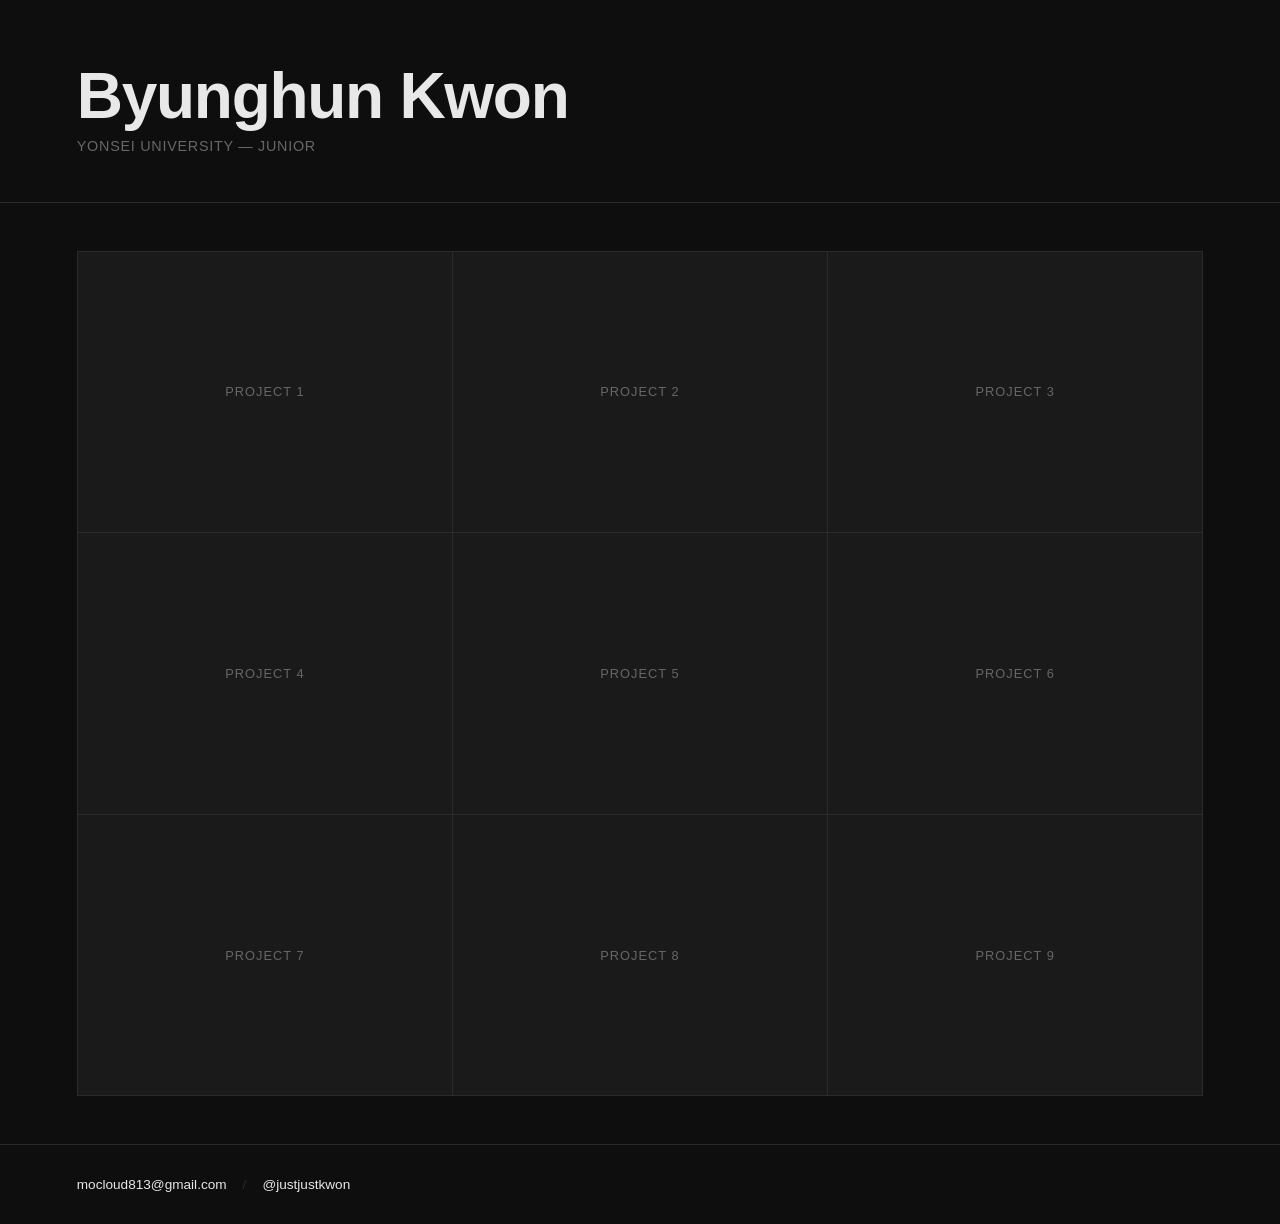
<file: index.html>
<!DOCTYPE html>
<html lang="en">
<head>
  <meta charset="UTF-8">
  <meta name="viewport" content="width=device-width, initial-scale=1.0">
  <title>Byunghun Kwon</title>
  <link rel="stylesheet" href="style.css">
</head>
<body>

  <header>
    <h1>Byunghun Kwon</h1>
    <p class="tagline">Yonsei University &mdash; Junior</p>
  </header>

  <main>
    <section class="grid">
      <div class="card">Project 1</div>
      <div class="card">Project 2</div>
      <div class="card">Project 3</div>
      <div class="card">Project 4</div>
      <div class="card">Project 5</div>
      <div class="card">Project 6</div>
      <div class="card">Project 7</div>
      <div class="card">Project 8</div>
      <div class="card">Project 9</div>
    </section>
  </main>

  <footer>
    <a href="mailto:mocloud813@gmail.com">mocloud813@gmail.com</a>
    <span class="divider">/</span>
    <a href="https://instagram.com/justjustkwon" target="_blank" rel="noopener">@justjustkwon</a>
  </footer>

</body>
</html>
</file>
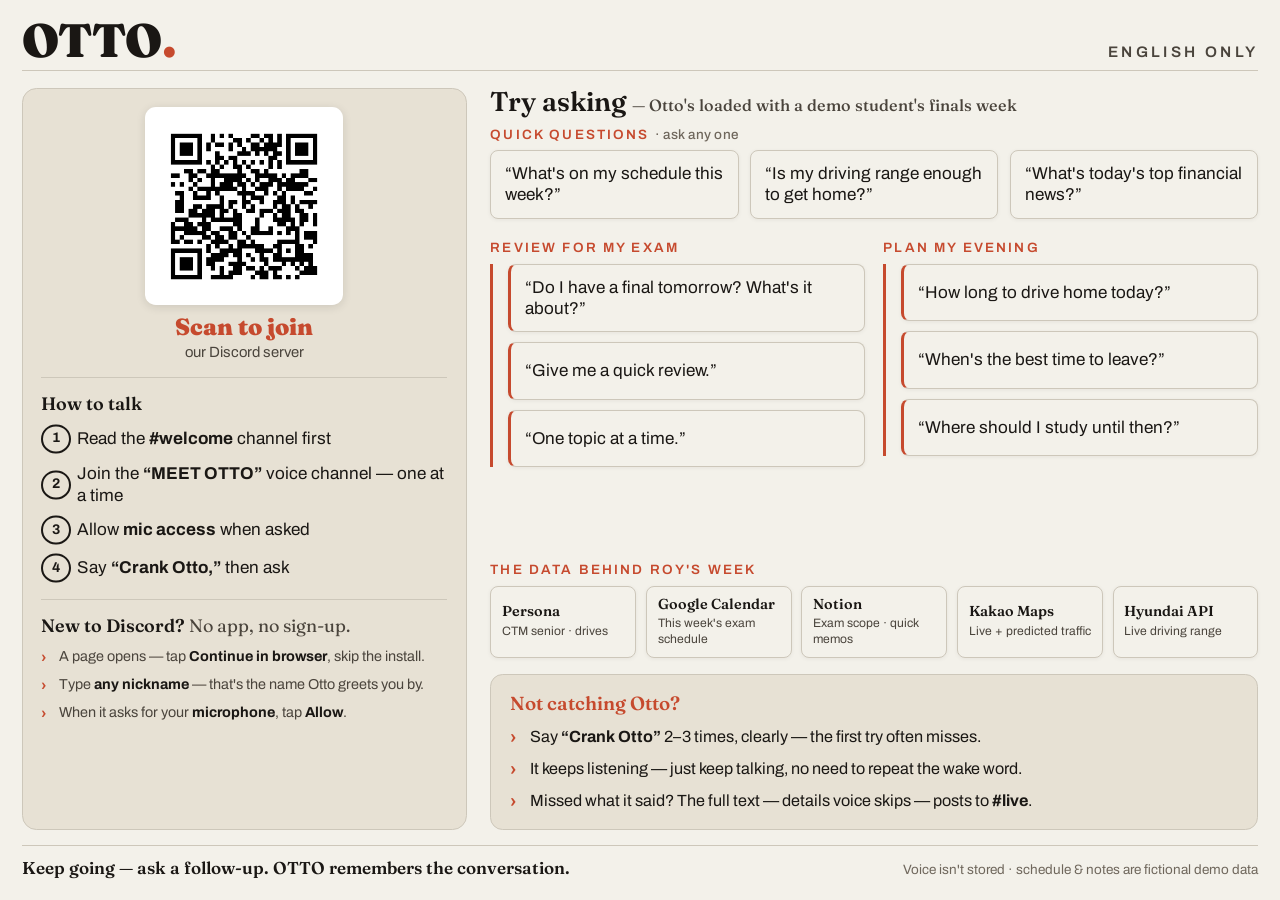
<file: ipad-examples.html>
<!DOCTYPE html>
<html lang="en">
<head>
<meta charset="UTF-8">
<meta name="viewport" content="width=device-width, initial-scale=1, viewport-fit=cover">
<meta name="apple-mobile-web-app-capable" content="yes">
<meta name="mobile-web-app-capable" content="yes">
<meta name="apple-mobile-web-app-status-bar-style" content="default">
<meta name="apple-mobile-web-app-title" content="OTTO">
<title>OTTO — Scan & talk</title>
<link rel="preconnect" href="https://fonts.googleapis.com">
<link rel="preconnect" href="https://fonts.gstatic.com" crossorigin>
<link href="https://fonts.googleapis.com/css2?family=Fraunces:ital,opsz,wght@0,9..144,600;0,9..144,900;1,9..144,600&family=Archivo:wght@400;500;600&display=swap" rel="stylesheet">
<style>
  :root{
    --bg:#f3f1ea; --paper:#1a1714; --accent:#c64a2e;
    --mute:#6f675c; --rule:#cdc7ba; --panel:#e7e1d4; --body:#4a443c;
    --serif:"Fraunces",Georgia,"Times New Roman",serif;
    --sans:"Archivo",system-ui,-apple-system,"Helvetica Neue",Arial,sans-serif;
  }
  *{box-sizing:border-box; margin:0; padding:0;}
  html,body{height:100%;}
  body{
    background:var(--bg); color:var(--paper); font-family:var(--sans);
    min-height:100vh; width:100vw; overflow:auto;
    display:flex; flex-direction:column; padding:clamp(14px,2.4vmin,30px);
  }

  /* ===== Top bar ===== */
  .topbar{display:flex; align-items:baseline; justify-content:space-between;
    border-bottom:1px solid var(--rule); padding-bottom:clamp(7px,1.2vmin,14px);}
  .wordmark{font-family:var(--serif); font-weight:900;
    font-size:clamp(32px,5.2vmin,64px); line-height:.8; letter-spacing:-.01em;}
  .wordmark .dot{color:var(--accent);}
  .lang{font-size:clamp(12px,1.7vmin,20px); letter-spacing:.22em; text-transform:uppercase;
    color:var(--body); font-weight:600; white-space:nowrap;}

  /* ===== Split: ENTRY (left, dominant) | EXAMPLES (right) ===== */
  .main{flex:1; display:flex; gap:clamp(18px,2.6vmin,40px); padding-top:clamp(12px,1.8vmin,22px);
    min-height:0;}

  /* ---- LEFT entry ---- */
  .entry{flex:0 0 36%; display:flex; flex-direction:column; align-items:center;
    background:var(--panel); border:1px solid var(--rule); border-radius:clamp(12px,1.6vmin,20px);
    padding:clamp(14px,2.1vmin,28px); text-align:center;}
  .qr{width:clamp(132px,22vmin,264px); height:clamp(132px,22vmin,264px);
    background:#fff; border-radius:clamp(8px,1.2vmin,14px); padding:clamp(5px,.9vmin,11px);
    object-fit:contain; box-shadow:0 2px 10px rgba(26,23,20,.12);}
  .qr-cap{font-family:var(--serif); font-weight:900; color:var(--accent);
    font-size:clamp(19px,2.6vmin,34px); margin-top:clamp(7px,1.1vmin,14px); line-height:1.05;}
  .qr-sub{color:var(--body); font-size:clamp(12px,1.65vmin,20px); margin-top:clamp(2px,.4vmin,6px);}
  .qr-sub b{font-weight:600; color:var(--paper);}
  .howlabel{font-family:var(--serif); font-weight:600; font-size:clamp(15px,2vmin,25px);
    margin:clamp(12px,1.9vmin,22px) 0 clamp(7px,1.1vmin,13px); align-self:stretch; text-align:left;
    border-top:1px solid var(--rule); padding-top:clamp(10px,1.6vmin,18px);}
  .steps{list-style:none; counter-reset:s; display:flex; flex-direction:column;
    gap:clamp(6px,1.1vmin,13px); align-self:stretch;}
  .steps li{counter-increment:s; position:relative; padding-left:clamp(30px,3.9vmin,46px);
    font-size:clamp(14px,1.9vmin,23px); line-height:1.28; text-align:left;
    display:flex; align-items:center; min-height:clamp(24px,3.1vmin,38px);}
  .steps li::before{content:counter(s); position:absolute; left:0; top:50%; transform:translateY(-50%);
    width:clamp(22px,2.8vmin,34px); height:clamp(22px,2.8vmin,34px); border-radius:50%;
    border:2px solid var(--paper); color:var(--paper); font-weight:700;
    font-size:clamp(12px,1.55vmin,19px); display:flex; align-items:center; justify-content:center;}
  .steps b{font-weight:700;}
  /* Discord-newbie note — fills the left column's lower space */
  .dnote{list-style:none; align-self:stretch; text-align:left;
    display:flex; flex-direction:column; gap:clamp(5px,.9vmin,12px);}
  .dnote li{position:relative; padding-left:clamp(16px,2vmin,25px);
    font-size:clamp(12px,1.6vmin,20px); line-height:1.38; color:var(--body);}
  .dnote li::before{content:"›"; position:absolute; left:0; top:-.02em;
    color:var(--accent); font-weight:700; font-size:1.1em;}
  .dnote b{font-weight:700; color:var(--paper);}

  /* ---- RIGHT examples ---- */
  .examples{flex:1; display:flex; flex-direction:column; min-width:0;}
  /* upper region — top-aligned, starts on the same line as the left panel's top */
  .ex-top{display:flex; flex-direction:column;}
  .ex-head{font-family:var(--serif); font-weight:600; font-size:clamp(20px,3vmin,40px);
    line-height:1.05; margin-bottom:clamp(8px,1.2vmin,15px);}
  .ex-head .who{color:var(--body); font-weight:500; font-size:.6em;}
  .group-label{font-size:clamp(11px,1.5vmin,17px); letter-spacing:.16em; text-transform:uppercase;
    color:var(--accent); font-weight:600; margin-bottom:clamp(6px,.95vmin,12px);}
  .group-label .n{color:var(--mute); letter-spacing:.02em; text-transform:none; font-weight:500;}

  /* a question card — uniform height (#2 ragged fix), quote-block (#4,#10) */
  .q{display:flex; align-items:center;
    background:var(--bg); border:1px solid var(--rule); border-radius:8px;
    box-shadow:0 1px 4px rgba(26,23,20,.06);
    padding:clamp(8px,1.3vmin,15px) clamp(11px,1.55vmin,17px);
    font-size:clamp(14px,1.9vmin,23px); line-height:1.26; color:var(--paper);
    min-height:clamp(46px,6.4vmin,82px);}                 /* 통일 높이 → 안 들쭉날쭉 */
  .q .t::before{content:"“";} .q .t::after{content:"”";}

  /* one-shots: a row of 3 neutral cards */
  .oneshots{display:flex; gap:clamp(8px,1.3vmin,15px);}
  .oneshots .q{flex:1;}

  /* conversations: two threads side by side — sized to content (accent line is cut, not stretched) */
  .convos{display:flex; gap:clamp(14px,2vmin,28px); margin-top:clamp(16px,2.4vmin,32px);}
  .thread{flex:1; display:flex; flex-direction:column; min-width:0;}
  .thread .turns{display:flex; flex-direction:column; gap:clamp(7px,1.1vmin,13px);
    border-left:3px solid var(--accent); padding-left:clamp(11px,1.6vmin,20px);}
  .thread .turns .q{border-left:3px solid var(--accent);}

  /* data sources — "what OTTO draws on"; this + help fill the lower-right */
  .sources{margin-top:auto;}
  .src-label{font-size:clamp(11px,1.5vmin,17px); letter-spacing:.16em; text-transform:uppercase;
    color:var(--accent); font-weight:600; margin-bottom:clamp(6px,.95vmin,12px);}
  .src-row{display:flex; gap:clamp(7px,1.1vmin,14px);}
  .src{flex:1; min-width:0; display:flex; flex-direction:column; justify-content:center;
    background:var(--bg); border:1px solid var(--rule); border-radius:8px;
    box-shadow:0 1px 4px rgba(26,23,20,.06);
    padding:clamp(7px,1.1vmin,14px) clamp(8px,1.2vmin,15px);
    min-height:clamp(48px,6.6vmin,84px);}
  .src-name{font-family:var(--serif); font-weight:600; color:var(--paper);
    font-size:clamp(12px,1.6vmin,20px); line-height:1.1;}
  .src-eg{color:var(--body); font-size:clamp(10px,1.35vmin,16px); line-height:1.28;
    margin-top:clamp(2px,.4vmin,5px);}

  /* help — Not catching Otto? (sits just under the data strip) */
  .help{margin-top:clamp(12px,1.8vmin,22px); background:var(--panel); border:1px solid var(--rule);
    border-radius:clamp(10px,1.4vmin,18px); padding:clamp(13px,1.9vmin,24px) clamp(15px,2.1vmin,26px);}
  .help-title{font-family:var(--serif); font-weight:600; color:var(--accent);
    font-size:clamp(16px,2.1vmin,27px); margin-bottom:clamp(8px,1.2vmin,15px);}
  .help-list{list-style:none; display:flex; flex-direction:column; gap:clamp(6px,1vmin,13px);}
  .help-list li{position:relative; padding-left:clamp(18px,2.2vmin,28px);
    font-size:clamp(14px,1.8vmin,22px); line-height:1.4; color:var(--paper);}
  .help-list li::before{content:"›"; position:absolute; left:0; top:-.04em;
    color:var(--accent); font-weight:700; font-size:1.15em;}
  .help-list b{font-weight:700;}

  /* ===== Footer ===== */
  .footer{border-top:1px solid var(--rule); padding-top:clamp(8px,1.3vmin,15px);
    margin-top:clamp(10px,1.6vmin,18px);
    display:flex; align-items:baseline; justify-content:space-between; gap:2vmin;}
  .keepgoing{font-family:var(--serif); font-weight:600; font-size:clamp(14px,1.9vmin,25px);}
  .privacy{font-size:clamp(11px,1.5vmin,17px); color:var(--mute); white-space:nowrap;}

  @media (orientation:portrait){
    .main{flex-direction:column;} .entry{flex:none;}
    .convos{flex-direction:column;}
  }
</style>
</head>
<body>

  <header class="topbar">
    <span class="wordmark">OTTO<span class="dot">.</span></span>
    <span class="lang">English only</span>
  </header>

  <main class="main">

    <!-- LEFT — entry path (dominant) -->
    <section class="entry">
      <img class="qr" src="otto_qr.png" alt="Discord QR">
      <div class="qr-cap">Scan to join</div>
      <div class="qr-sub">our Discord server</div>

      <div class="howlabel">How to talk</div>
      <ol class="steps">
        <li><span class="txt">Read the <b>#welcome</b> channel first</span></li>
        <li><span class="txt">Join the <b>“MEET OTTO”</b> voice channel — one at a time</span></li>
        <li><span class="txt">Allow <b>mic access</b> when asked</span></li>
        <li><span class="txt">Say <b>“Crank&nbsp;Otto,”</b> then ask</span></li>
      </ol>

      <div class="howlabel">New to Discord? <span style="font-weight:400;color:var(--body);">No app, no sign-up.</span></div>
      <ul class="dnote">
        <li>A page opens — tap <b>Continue in browser</b>, skip the install.</li>
        <li>Type <b>any nickname</b> — that's the name Otto greets you by.</li>
        <li>When it asks for your <b>microphone</b>, tap <b>Allow</b>.</li>
      </ul>
    </section>

    <!-- RIGHT — what to ask -->
    <section class="examples">
     <div class="ex-top">
      <div class="ex-head">Try asking <span class="who">— Otto's loaded with a demo student's finals week</span></div>

      <div class="qblock">
        <div class="group-label">Quick questions <span class="n">· ask any one</span></div>
        <div class="oneshots">
          <div class="q"><span class="t">What's on my schedule this week?</span></div>
          <div class="q"><span class="t">Is my driving range enough to get home?</span></div>
          <div class="q"><span class="t">What's today's top financial news?</span></div>
        </div>
      </div>

      <div class="convos">
        <div class="thread">
          <div class="group-label">Review for my exam</div>
          <div class="turns">
            <div class="q"><span class="t">Do I have a final tomorrow? What's it about?</span></div>
            <div class="q"><span class="t">Give me a quick review.</span></div>
            <div class="q"><span class="t">One topic at a time.</span></div>
          </div>
        </div>
        <div class="thread">
          <div class="group-label">Plan my evening</div>
          <div class="turns">
            <div class="q"><span class="t">How long to drive home today?</span></div>
            <div class="q"><span class="t">When's the best time to leave?</span></div>
            <div class="q"><span class="t">Where should I study until then?</span></div>
          </div>
        </div>
      </div>
     </div><!-- /.ex-top -->

      <div class="sources">
        <div class="src-label">The data behind Roy's week</div>
        <div class="src-row">
          <div class="src"><div class="src-name">Persona</div><div class="src-eg">CTM senior · drives</div></div>
          <div class="src"><div class="src-name">Google Calendar</div><div class="src-eg">This week's exam schedule</div></div>
          <div class="src"><div class="src-name">Notion</div><div class="src-eg">Exam scope · quick memos</div></div>
          <div class="src"><div class="src-name">Kakao Maps</div><div class="src-eg">Live + predicted traffic</div></div>
          <div class="src"><div class="src-name">Hyundai API</div><div class="src-eg">Live driving range</div></div>
        </div>
      </div>

      <div class="help">
        <div class="help-title">Not catching Otto?</div>
        <ul class="help-list">
          <li>Say <b>“Crank Otto”</b> 2–3 times, clearly — the first try often misses.</li>
          <li>It keeps listening — just keep talking, no need to repeat the wake word.</li>
          <li>Missed what it said? The full text — details voice skips — posts to <b>#live</b>.</li>
        </ul>
      </div>
    </section>

  </main>

  <footer class="footer">
    <span class="keepgoing">Keep going — ask a follow-up. OTTO remembers the conversation.</span>
    <span class="privacy">Voice isn't stored · schedule &amp; notes are fictional demo data</span>
  </footer>

  <script>setTimeout(function(){ location.reload(); }, 600000);</script>

</body>
</html>
</file>
<file: style.css>
*, *::before, *::after {
  box-sizing: border-box;
  margin: 0;
  padding: 0;
}

:root {
  --bg: #0e0e0e;
  --surface: #1a1a1a;
  --border: #2a2a2a;
  --text: #e8e8e8;
  --muted: #666;
  --accent: #c8f542;
}

html {
  font-size: 16px;
}

body {
  background: var(--bg);
  color: var(--text);
  font-family: 'Helvetica Neue', Helvetica, Arial, sans-serif;
  min-height: 100vh;
  display: flex;
  flex-direction: column;
}

/* Header */
header {
  padding: 4rem 6vw 3rem;
  border-bottom: 1px solid var(--border);
}

header h1 {
  font-size: clamp(2.2rem, 5vw, 4rem);
  font-weight: 700;
  letter-spacing: -0.02em;
  line-height: 1;
}

header .tagline {
  margin-top: 0.6rem;
  color: var(--muted);
  font-size: 0.9rem;
  letter-spacing: 0.05em;
  text-transform: uppercase;
}

/* Grid */
main {
  flex: 1;
  padding: 3rem 6vw;
}

.grid {
  display: grid;
  grid-template-columns: repeat(3, 1fr);
  gap: 1px;
  background: var(--border);
  border: 1px solid var(--border);
}

.card {
  background: var(--surface);
  aspect-ratio: 4 / 3;
  display: flex;
  align-items: center;
  justify-content: center;
  color: var(--muted);
  font-size: 0.8rem;
  letter-spacing: 0.08em;
  text-transform: uppercase;
  transition: background 0.15s ease;
  cursor: default;
}

.card:hover {
  background: #222;
}

/* Footer */
footer {
  padding: 2rem 6vw;
  border-top: 1px solid var(--border);
  display: flex;
  align-items: center;
  gap: 1rem;
  font-size: 0.85rem;
}

footer a {
  color: var(--text);
  text-decoration: none;
}

footer a:hover {
  color: var(--accent);
}

.divider {
  color: var(--border);
}
</file>
